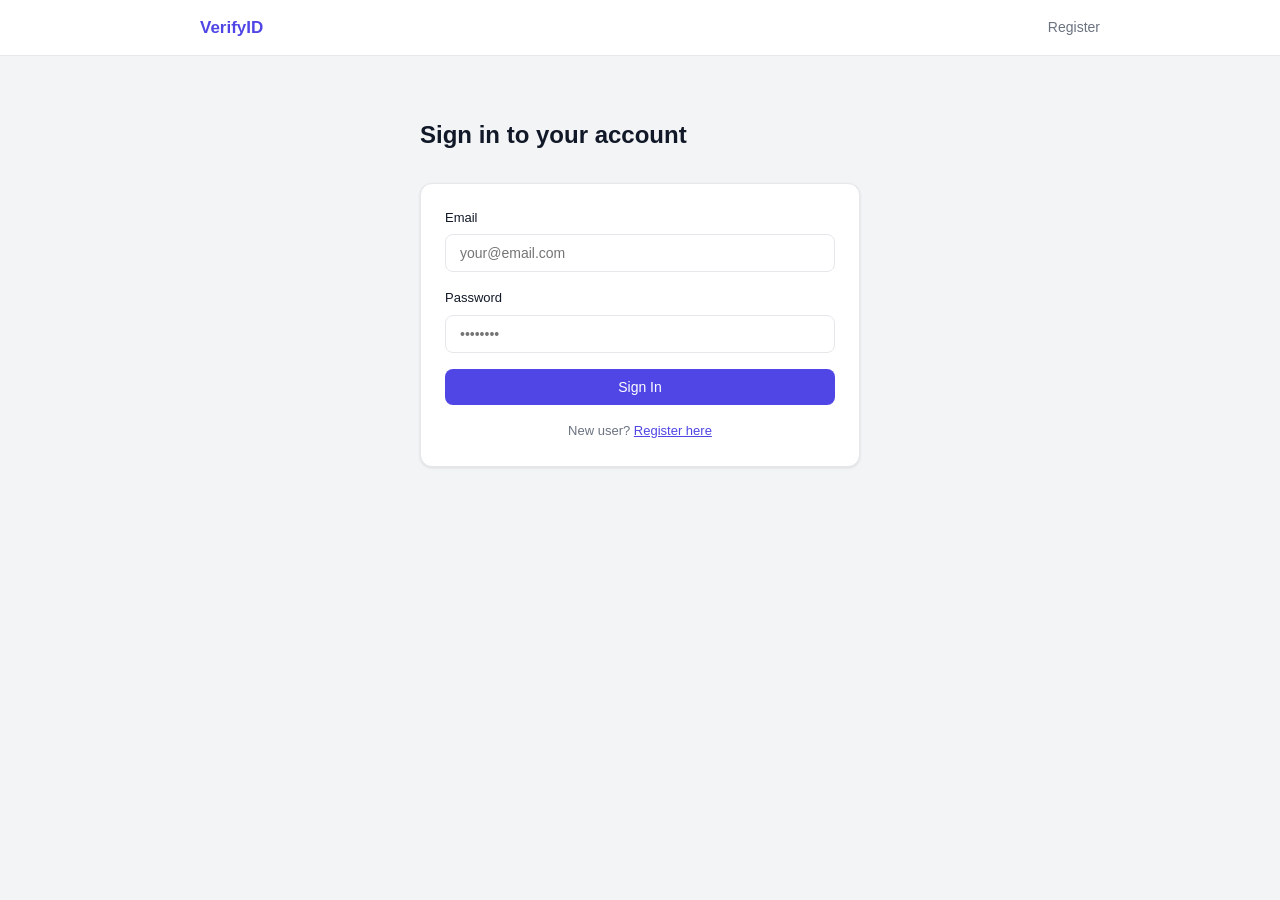
<file: frontend/index.html>
<!DOCTYPE html>
<html lang="en">
<head>
    <meta charset="UTF-8">
    <meta name="viewport" content="width=device-width, initial-scale=1.0">
    <title>Sign In - VerifyID</title>
    <link rel="stylesheet" href="css/style.css">
</head>
<body>
    <nav>
        <div class="nav-inner">
            <a href="index.html" class="logo">VerifyID</a>
            <a href="register.html">Register</a>
        </div>
    </nav>

    <div class="container-sm">
        <div class="page-header" style="padding-top:60px">
            <h1>Sign in to your account</h1>
        </div>

        <div id="alert-box" class="alert"></div>

        <div class="card">
            <div class="form-group">
                <label>Email</label>
                <input type="email" id="email" placeholder="your@email.com">
            </div>
            <div class="form-group">
                <label>Password</label>
                <input type="password" id="password" placeholder="••••••••">
            </div>
            <button class="btn btn-primary" id="login-btn" onclick="loginUser()">Sign In</button>
            <p class="text-center text-muted mt-2">New user? <a href="register.html" style="color:var(--primary)">Register here</a></p>
        </div>
    </div>

    <script src="js/device.js"></script>
    <script>
async function loginUser() {
    const btn = document.getElementById('login-btn')
    const email = document.getElementById('email').value.trim()
    const password = document.getElementById('password').value.trim()
    if (!email || !password) {
        showAlert('error', 'Email and password are required')
        return
    }
    btn.disabled = true
    btn.textContent = 'Signing in...'
    try {
        const res = await fetch('/api/login', {
            method: 'POST',
            headers: { 'Content-Type': 'application/json' },
            body: JSON.stringify({ email, password })
        })
        const data = await res.json()
        if (!data.success) {
            showAlert('error', data.error)
            btn.disabled = false
            btn.textContent = 'Sign In'
            return
        }
        localStorage.setItem('user_id', data.data.user_id)
        localStorage.setItem('email', data.data.email)
        localStorage.setItem('trust_score', data.data.trust_score)
        localStorage.setItem('is_admin', data.data.is_admin ? '1' : '0')
        if (data.data.is_admin) {
            window.location.href = 'admin.html'
        } else {
            window.location.href = 'dashboard.html'
        }
    } catch (e) {
        showAlert('error', 'Network error. Is Flask running?')
        btn.disabled = false
        btn.textContent = 'Sign In'
    }
}

function showAlert(type, msg) {
    const el = document.getElementById('alert-box')
    el.className = 'alert alert-' + type + ' show'
    el.textContent = msg
}
    </script>
</body>
</html>
</file>
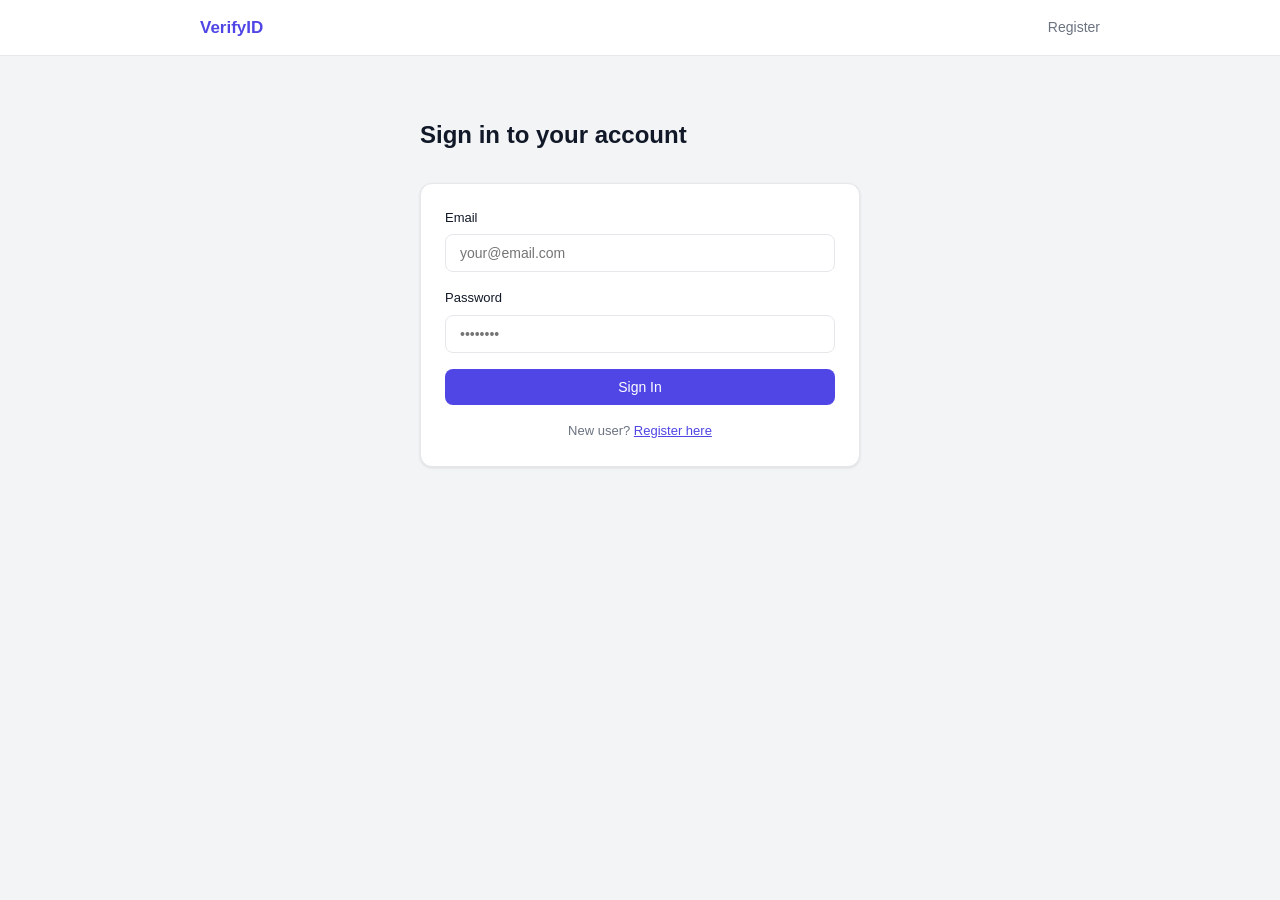
<file: frontend/admin.html>
<!DOCTYPE html>
<html lang="en">
<head>
    <meta charset="UTF-8">
    <meta name="viewport" content="width=device-width, initial-scale=1.0">
    <title>Admin - VerifyID</title>
    <link rel="stylesheet" href="css/style.css">
</head>
<body>
    <nav>
        <div class="nav-inner">
            <a href="admin.html" class="logo">VerifyID Admin</a>
            <button class="btn btn-outline btn-sm" onclick="loadPendingClaims()" style="margin-left:auto">Refresh</button>
        </div>
    </nav>

    <div class="container">
        <div class="page-header">
            <h1>Admin review dashboard</h1>
        </div>

        <div class="summary-grid">
            <div class="summary-card">
                <div class="value" id="total-pending">0</div>
                <div class="label">Pending reviews</div>
            </div>
            <div class="summary-card">
                <div class="value" id="high-risk-count">0</div>
                <div class="label">High risk</div>
            </div>
        </div>

        <div class="card">
            <div class="card-title">Pending claims</div>
            <table>
                <thead>
                    <tr>
                        <th>Email</th>
                        <th>Role</th>
                        <th>Company</th>
                        <th>Risk</th>
                        <th>Trust score</th>
                        <th>Checks</th>
                        <th>Actions</th>
                    </tr>
                </thead>
                <tbody id="admin-tbody">
                    <tr><td colspan="7" class="text-center text-muted" style="padding:24px">Loading...</td></tr>
                </tbody>
            </table>
        </div>
    </div>

    <div id="reject-modal" class="modal-overlay">
        <div class="modal">
            <h3>Reject claim</h3>
            <input type="hidden" id="reject-claim-id">
            <div class="form-group">
                <label>Reason for rejection</label>
                <input type="text" id="reject-reason" placeholder="Enter reason">
            </div>
            <div class="flex gap-2 mt-2">
                <button class="btn btn-danger" onclick="confirmReject()" style="flex:1">Confirm Reject</button>
                <button class="btn btn-outline" onclick="closeRejectModal()" style="flex:1">Cancel</button>
            </div>
        </div>
    </div>

    <script src="js/admin.js"></script>
</body>
</html>
</file>
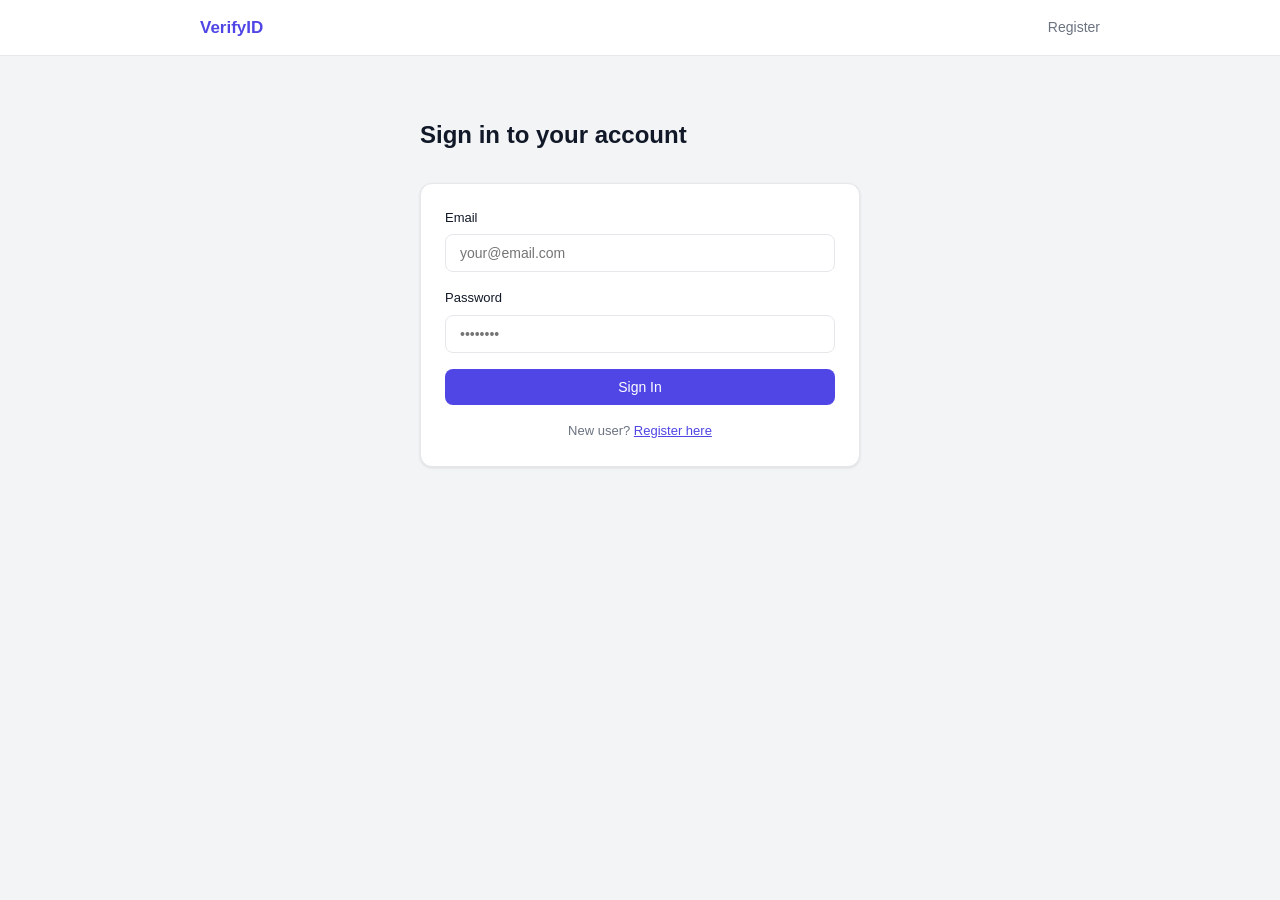
<file: frontend/claim.html>
<!DOCTYPE html>
<html lang="en">
<head>
    <meta charset="UTF-8">
    <meta name="viewport" content="width=device-width, initial-scale=1.0">
    <title>Submit Claim - VerifyID</title>
    <link rel="stylesheet" href="css/style.css">
</head>
<body>
    <nav>
        <div class="nav-inner">
            <a href="dashboard.html" class="logo">VerifyID</a>
            <a href="dashboard.html">Dashboard</a>
        </div>
    </nav>

    <div class="container-sm">
        <div class="page-header">
            <h1>Submit a professional claim</h1>
        </div>

        <div id="alert-box" class="alert"></div>

        <div id="claim-form-section">
            <div class="card">
                <div class="form-group">
                    <label>Role</label>
                    <input type="text" id="role-input" placeholder="e.g. Software Engineer, CEO" required>
                </div>
                <div class="form-group">
                    <label>Company</label>
                    <input type="text" id="company-input" placeholder="e.g. Google, TCS" required>
                </div>
                <div id="risk-badge" style="display:none"></div>
                <button class="btn btn-primary" id="claim-btn" onclick="submitClaim()">Submit Claim</button>
            </div>
        </div>

        <div id="next-steps-section" style="display:none">
            <div class="card">
                <p id="next-step-msg"></p>

                <div id="otp-section" style="display:none">
                    <div class="form-group" style="margin-top:16px">
                        <label>OTP</label>
                        <input type="text" id="otp-input" maxlength="6" placeholder="Enter 6-digit OTP" required>
                    </div>
                    <button class="btn btn-primary" id="otp-btn" onclick="submitOtp()">Verify OTP</button>
                </div>

                <div id="doc-section" style="display:none">
                    <div class="form-group" style="margin-top:16px">
                        <label>Supporting Document</label>
                        <input type="file" id="doc-input" accept=".pdf,.jpg,.png,.jpeg" required>
                    </div>
                    <button class="btn btn-primary" id="doc-btn" onclick="uploadDocument()">Upload Document</button>
                </div>
            </div>
        </div>
    </div>

    <script src="js/device.js"></script>
    <script src="js/claim.js"></script>
</body>
</html>
</file>
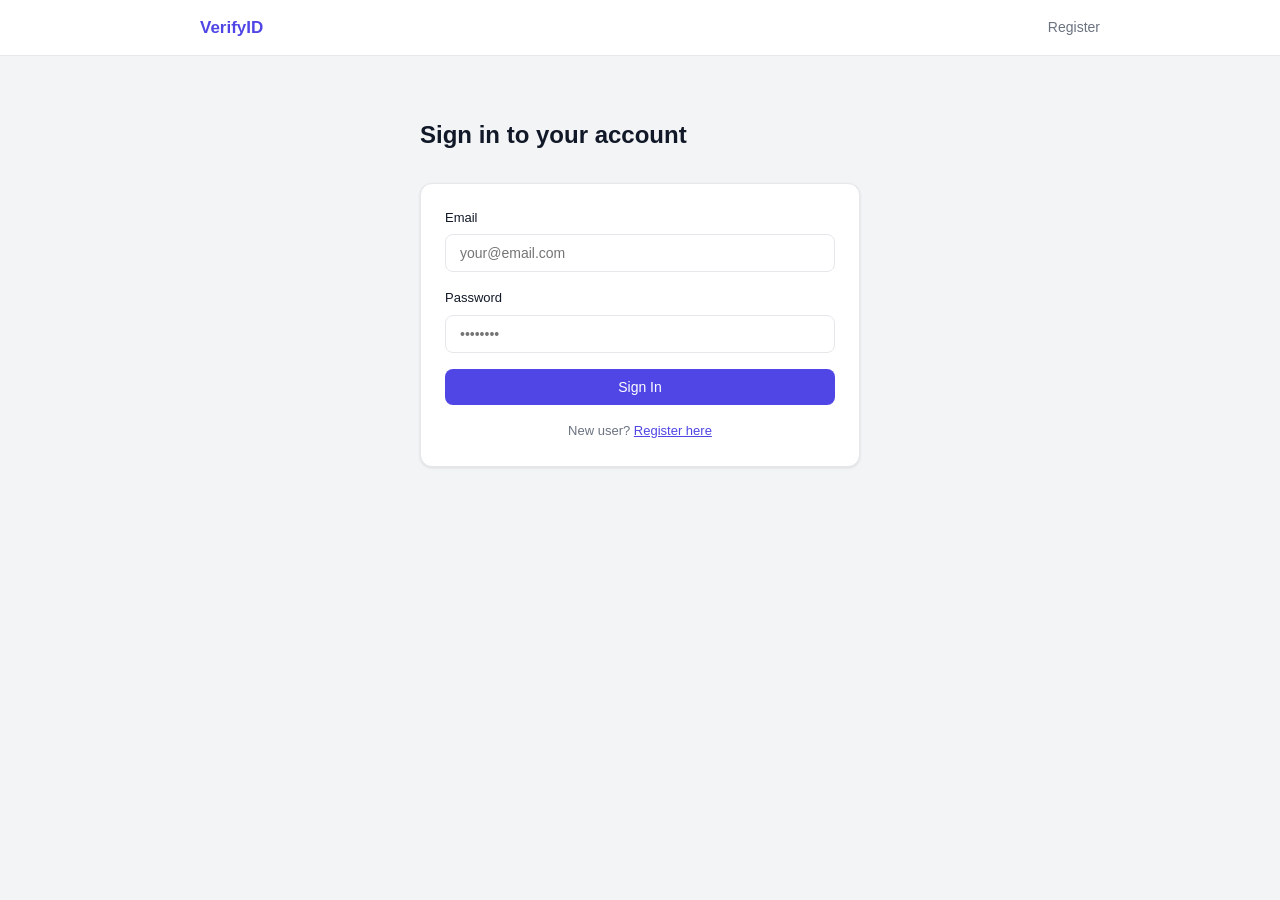
<file: frontend/dashboard.html>
<!DOCTYPE html>
<html lang="en">
<head>
    <meta charset="UTF-8">
    <meta name="viewport" content="width=device-width, initial-scale=1.0">
    <title>Dashboard - VerifyID</title>
    <link rel="stylesheet" href="css/style.css">
</head>
<body>
    <nav>
        <div class="nav-inner">
            <a href="dashboard.html" class="logo">VerifyID</a>
            <div>
                <a href="claim.html" style="margin-left:20px">Submit Claim</a>
                <a href="#" onclick="logout()" style="margin-left:20px">Logout</a>
            </div>
        </div>
    </nav>

    <div class="container">
        <div class="page-header">
            <h1 id="user-email">Dashboard</h1>
        </div>

        <div class="summary-grid">
            <div class="summary-card">
                <div class="value" id="trust-score-val">0</div>
                <div class="label">Trust score</div>
            </div>
            <div class="summary-card">
                <div class="value" id="total-claims">0</div>
                <div class="label">Total claims</div>
            </div>
        </div>

        <div class="trust-bar-wrap" style="margin-bottom:24px">
            <div class="trust-bar-fill" id="trust-bar" style="width:0%"></div>
        </div>

        <div class="card">
            <div class="card-title">Identity Fingerprint</div>
            <div style="margin-bottom:12px">
                <p style="font-size:13px;color:var(--text-secondary);margin-bottom:4px">KYC status:</p>
                <p style="font-weight:500"><span id="kyc-status">pending</span></p>
            </div>
            <div>
                <p style="font-size:13px;color:var(--text-secondary);margin-bottom:4px">Your H0 hash:</p>
                <div class="hash-display" id="hash-display">-</div>
            </div>
        </div>

        <div class="card">
            <div class="card-title">Your claims</div>
            <table>
                <thead>
                    <tr>
                        <th>Role</th>
                        <th>Company</th>
                        <th>Status</th>
                        <th>Risk level</th>
                        <th>Claim hash</th>
                        <th>Action</th>
                    </tr>
                </thead>
                <tbody id="claims-tbody">
                    <tr><td colspan="6" class="text-center text-muted" style="padding:24px">Loading...</td></tr>
                </tbody>
            </table>
        </div>
    </div>

    <script src="js/dashboard.js"></script>
    <script>
        function logout() {
            localStorage.clear()
            window.location.href = 'index.html'
        }
    </script>
</body>
</html>
</file>
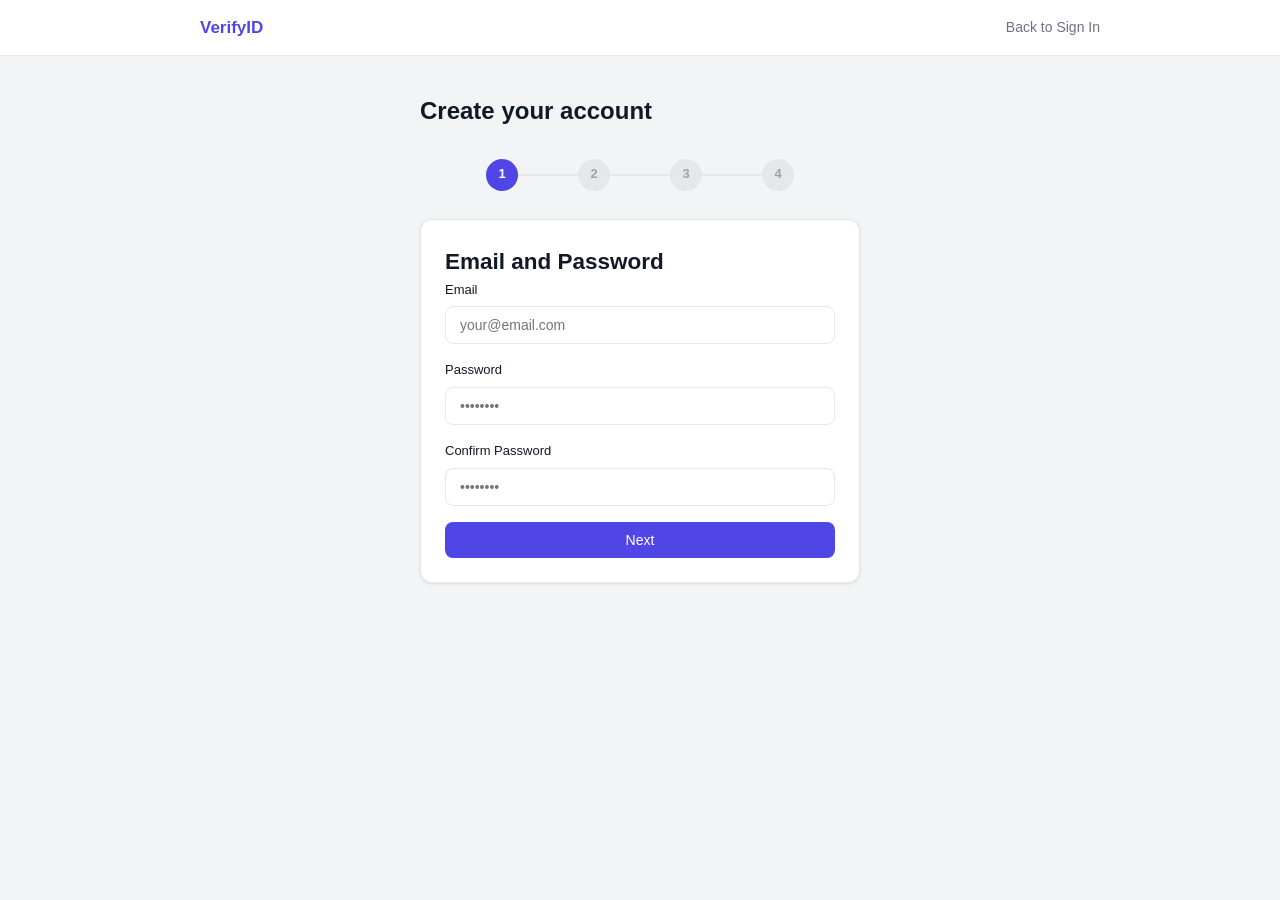
<file: frontend/register.html>
<!DOCTYPE html>
<html lang="en">
<head>
    <meta charset="UTF-8">
    <meta name="viewport" content="width=device-width, initial-scale=1.0">
    <title>Register - VerifyID</title>
    <link rel="stylesheet" href="css/style.css">
</head>
<body>
    <nav>
        <div class="nav-inner">
            <a href="index.html" class="logo">VerifyID</a>
            <a href="index.html">Back to Sign In</a>
        </div>
    </nav>

    <div class="container-sm">
        <div class="page-header">
            <h1>Create your account</h1>
        </div>

        <div id="alert-box" class="alert"></div>

        <div class="step-indicator">
            <div class="step-dot" id="dot-1">1</div>
            <div class="step-line"></div>
            <div class="step-dot" id="dot-2">2</div>
            <div class="step-line"></div>
            <div class="step-dot" id="dot-3">3</div>
            <div class="step-line"></div>
            <div class="step-dot" id="dot-4">4</div>
        </div>

        <!-- Step 1: Email & Password -->
        <div class="step-panel" id="step-1">
            <div class="card">
                <h2>Email and Password</h2>
                <div class="form-group">
                    <label>Email</label>
                    <input type="email" id="email" placeholder="your@email.com" required>
                </div>
                <div class="form-group">
                    <label>Password</label>
                    <input type="password" id="password" placeholder="••••••••" required>
                </div>
                <div class="form-group">
                    <label>Confirm Password</label>
                    <input type="password" id="confirm-password" placeholder="••••••••" required>
                </div>
                <button class="btn btn-primary" onclick="goNext()">Next</button>
            </div>
        </div>

        <!-- Step 2: Face Verification -->
        <div class="step-panel" id="step-2">
            <div class="card">
                <h2>Face Verification</h2>
                <p style="color:var(--text-secondary);margin-bottom:16px">We'll capture 3 frames to verify your identity. Please ensure adequate lighting and face the camera directly.</p>
                <video id="webcam-video" class="webcam-box" autoplay playsinline></video>
                <p id="webcam-status" style="text-align:center;color:var(--text-secondary)">Starting camera...</p>
                <button class="btn btn-primary" id="capture-btn" onclick="captureFrames()" style="margin-bottom:8px">Capture 3 Frames</button>
            </div>
        </div>

        <!-- Step 3: Review & Confirm -->
        <div class="step-panel" id="step-3">
            <div class="card">
                <h2>Review Your Details</h2>
                <p style="color:var(--text-secondary);margin-bottom:16px">Please verify the information before completing registration.</p>
                <div style="background:#F9FAFB;padding:12px;border-radius:var(--radius);margin-bottom:16px">
                    <p style="font-size:13px;color:var(--text-secondary)">Email:</p>
                    <p style="font-weight:500"><span id="review-email"></span></p>
                </div>
                <div style="background:#F9FAFB;padding:12px;border-radius:var(--radius);margin-bottom:16px">
                    <p style="font-size:13px;color:var(--text-secondary)">Face captured: 3 frames</p>
                </div>
                <button class="btn btn-primary" id="register-btn" onclick="submitRegistration()">Complete Registration</button>
            </div>
        </div>

        <!-- Step 4: Success -->
        <div class="step-panel" id="step-4">
            <div class="card text-center">
                <h2 style="color:var(--success);margin-bottom:16px">Registration complete!</h2>
                <div style="background:#F9FAFB;padding:16px;border-radius:var(--radius);margin-bottom:16px">
                    <p style="font-size:13px;color:var(--text-secondary);margin-bottom:8px">Your identity fingerprint:</p>
                    <div class="hash-display" id="result-hash" style="word-break:break-all"></div>
                </div>
                <div style="background:#F9FAFB;padding:16px;border-radius:var(--radius);margin-bottom:16px">
                    <p style="font-size:13px;color:var(--text-secondary);margin-bottom:8px">Trust score:</p>
                    <p style="font-size:24px;font-weight:600;color:var(--primary)"><span id="result-score"></span>/100</p>
                </div>
                <button class="btn btn-primary" onclick="window.location.href='dashboard.html'">Go to Dashboard</button>
            </div>
        </div>
    </div>

    <script src="js/device.js"></script>
    <script src="js/register.js"></script>
</body>
</html>
</file>
<file: frontend/css/style.css>
* {
    margin: 0;
    padding: 0;
    box-sizing: border-box;
}

:root {
    --primary: #4F46E5;
    --primary-dark: #3730A3;
    --success: #16A34A;
    --warning: #D97706;
    --danger: #DC2626;
    --bg: #F3F4F6;
    --surface: #FFFFFF;
    --border: #E5E7EB;
    --text-primary: #111827;
    --text-secondary: #6B7280;
    --text-muted: #9CA3AF;
    --radius: 8px;
    --radius-lg: 12px;
    --shadow: 0 1px 3px rgba(0,0,0,0.1);
    --shadow-md: 0 4px 6px rgba(0,0,0,0.07);
}

body {
    font-family: -apple-system, BlinkMacSystemFont, 'Segoe UI', sans-serif;
    background: var(--bg);
    color: var(--text-primary);
    font-size: 15px;
    line-height: 1.6;
}

.container {
    max-width: 960px;
    margin: 0 auto;
    padding: 0 20px;
}

.container-sm {
    max-width: 480px;
    margin: 0 auto;
    padding: 0 20px;
}

nav {
    background: var(--surface);
    border-bottom: 1px solid var(--border);
    padding: 14px 0;
}

nav .nav-inner {
    display: flex;
    justify-content: space-between;
    align-items: center;
    max-width: 960px;
    margin: 0 auto;
    padding: 0 20px;
}

nav .logo {
    font-size: 17px;
    font-weight: 600;
    color: var(--primary);
    text-decoration: none;
}

nav a {
    color: var(--text-secondary);
    text-decoration: none;
    font-size: 14px;
    margin-left: 20px;
}

nav a:hover { color: var(--primary); }

.page-header {
    padding: 36px 0 24px;
}

.page-header h1 {
    font-size: 24px;
    font-weight: 600;
    color: var(--text-primary);
    margin-bottom: 4px;
}

.page-header p {
    color: var(--text-secondary);
    font-size: 14px;
}

.card {
    background: var(--surface);
    border: 1px solid var(--border);
    border-radius: var(--radius-lg);
    padding: 24px;
    box-shadow: var(--shadow);
    margin-bottom: 16px;
}

.card-title {
    font-size: 16px;
    font-weight: 600;
    color: var(--text-primary);
    margin-bottom: 16px;
    padding-bottom: 12px;
    border-bottom: 1px solid var(--border);
}

.form-group {
    margin-bottom: 16px;
}

.form-group label {
    display: block;
    font-size: 13px;
    font-weight: 500;
    color: var(--text-primary);
    margin-bottom: 6px;
}

.form-group input {
    width: 100%;
    padding: 10px 14px;
    border: 1px solid var(--border);
    border-radius: var(--radius);
    font-size: 14px;
    color: var(--text-primary);
    background: var(--surface);
    outline: none;
    transition: border-color 0.15s;
}

.form-group input:focus {
    border-color: var(--primary);
    box-shadow: 0 0 0 3px rgba(79,70,229,0.1);
}

.btn {
    display: inline-flex;
    align-items: center;
    justify-content: center;
    padding: 10px 20px;
    border-radius: var(--radius);
    font-size: 14px;
    font-weight: 500;
    cursor: pointer;
    border: none;
    transition: all 0.15s;
    text-decoration: none;
    gap: 6px;
}

.btn:disabled {
    opacity: 0.6;
    cursor: not-allowed;
}

.btn-primary {
    background: var(--primary);
    color: white;
    width: 100%;
}

.btn-primary:hover:not(:disabled) {
    background: var(--primary-dark);
}

.btn-success {
    background: var(--success);
    color: white;
}

.btn-danger {
    background: var(--danger);
    color: white;
}

.btn-outline {
    background: transparent;
    color: var(--primary);
    border: 1px solid var(--primary);
}

.btn-outline:hover:not(:disabled) {
    background: rgba(79,70,229,0.05);
}

.btn-sm {
    padding: 6px 12px;
    font-size: 13px;
}

.badge {
    display: inline-block;
    padding: 2px 10px;
    border-radius: 999px;
    font-size: 12px;
    font-weight: 500;
}

.badge-low    { background: #DCFCE7; color: #15803D; }
.badge-medium { background: #FEF3C7; color: #B45309; }
.badge-high   { background: #FEE2E2; color: #B91C1C; }
.badge-verified { background: #DCFCE7; color: #15803D; }
.badge-pending  { background: #F3F4F6; color: #6B7280; }
.badge-flagged  { background: #FEE2E2; color: #B91C1C; border: 1px solid #FCA5A5; }
.badge-rejected { background: #FEE2E2; color: #B91C1C; }
.badge-pending-manual { background: #FEF3C7; color: #B45309; }
.badge-pending-email  { background: #DBEAFE; color: #1D4ED8; }

.alert {
    padding: 12px 16px;
    border-radius: var(--radius);
    font-size: 14px;
    margin-bottom: 16px;
    display: none;
}

.alert.show { display: block; }
.alert-success { background: #DCFCE7; color: #15803D; border: 1px solid #86EFAC; }
.alert-error   { background: #FEE2E2; color: #B91C1C; border: 1px solid #FCA5A5; }

.step-indicator {
    display: flex;
    align-items: center;
    justify-content: center;
    margin-bottom: 28px;
    gap: 0;
}

.step-dot {
    width: 32px;
    height: 32px;
    border-radius: 50%;
    background: var(--border);
    color: var(--text-muted);
    display: flex;
    align-items: center;
    justify-content: center;
    font-size: 13px;
    font-weight: 600;
    flex-shrink: 0;
    transition: all 0.2s;
}

.step-dot.active {
    background: var(--primary);
    color: white;
}

.step-dot.done {
    background: var(--success);
    color: white;
}

.step-line {
    flex: 1;
    height: 2px;
    background: var(--border);
    max-width: 60px;
}

.step-panel { display: none; }
.step-panel.active { display: block; }

.hash-display {
    font-family: 'Courier New', monospace;
    font-size: 13px;
    background: #F3F4F6;
    border: 1px solid var(--border);
    border-radius: var(--radius);
    padding: 10px 14px;
    word-break: break-all;
    color: var(--text-secondary);
}

.trust-bar-wrap {
    background: var(--border);
    border-radius: 999px;
    height: 10px;
    overflow: hidden;
    margin-top: 6px;
}

.trust-bar-fill {
    height: 100%;
    border-radius: 999px;
    background: var(--primary);
    transition: width 0.4s ease;
}

.summary-grid {
    display: grid;
    grid-template-columns: repeat(auto-fit, minmax(150px, 1fr));
    gap: 12px;
    margin-bottom: 20px;
}

.summary-card {
    background: var(--surface);
    border: 1px solid var(--border);
    border-radius: var(--radius-lg);
    padding: 16px;
    text-align: center;
}

.summary-card .value {
    font-size: 28px;
    font-weight: 600;
    color: var(--primary);
}

.summary-card .label {
    font-size: 12px;
    color: var(--text-secondary);
    margin-top: 2px;
}

table {
    width: 100%;
    border-collapse: collapse;
    font-size: 14px;
}

table th {
    text-align: left;
    padding: 10px 12px;
    font-size: 12px;
    font-weight: 600;
    color: var(--text-secondary);
    text-transform: uppercase;
    letter-spacing: 0.04em;
    border-bottom: 1px solid var(--border);
    background: #F9FAFB;
}

table td {
    padding: 12px 12px;
    border-bottom: 1px solid var(--border);
    color: var(--text-primary);
    vertical-align: middle;
}

table tr:last-child td { border-bottom: none; }
table tr:hover td { background: #FAFAFA; }
table tr.tampered td { background: #FEF2F2; }

.webcam-box {
    width: 100%;
    max-width: 340px;
    margin: 0 auto 16px;
    display: block;
    border-radius: var(--radius-lg);
    overflow: hidden;
    border: 2px solid var(--border);
    background: #000;
}

#webcam-video {
    width: 100%;
    display: block;
}

.risk-indicator {
    display: inline-flex;
    align-items: center;
    gap: 6px;
    padding: 4px 12px;
    border-radius: 999px;
    font-size: 13px;
    font-weight: 500;
    margin-top: 6px;
}

.modal-overlay {
    display: none;
    position: fixed;
    top: 0; left: 0;
    width: 100%; height: 100%;
    background: rgba(0,0,0,0.4);
    z-index: 100;
    align-items: center;
    justify-content: center;
}

.modal-overlay.show {
    display: flex;
}

.modal {
    background: var(--surface);
    border-radius: var(--radius-lg);
    padding: 24px;
    width: 90%;
    max-width: 400px;
    box-shadow: var(--shadow-md);
}

.modal h3 {
    font-size: 16px;
    font-weight: 600;
    margin-bottom: 14px;
}

.text-center { text-align: center; }
.text-muted { color: var(--text-secondary); font-size: 13px; }
.mt-1 { margin-top: 8px; }
.mt-2 { margin-top: 16px; }
.mb-1 { margin-bottom: 8px; }
.mb-2 { margin-bottom: 16px; }
.flex { display: flex; }
.gap-2 { gap: 8px; }
.justify-between { justify-content: space-between; }
.align-center { align-items: center; }
</file>
